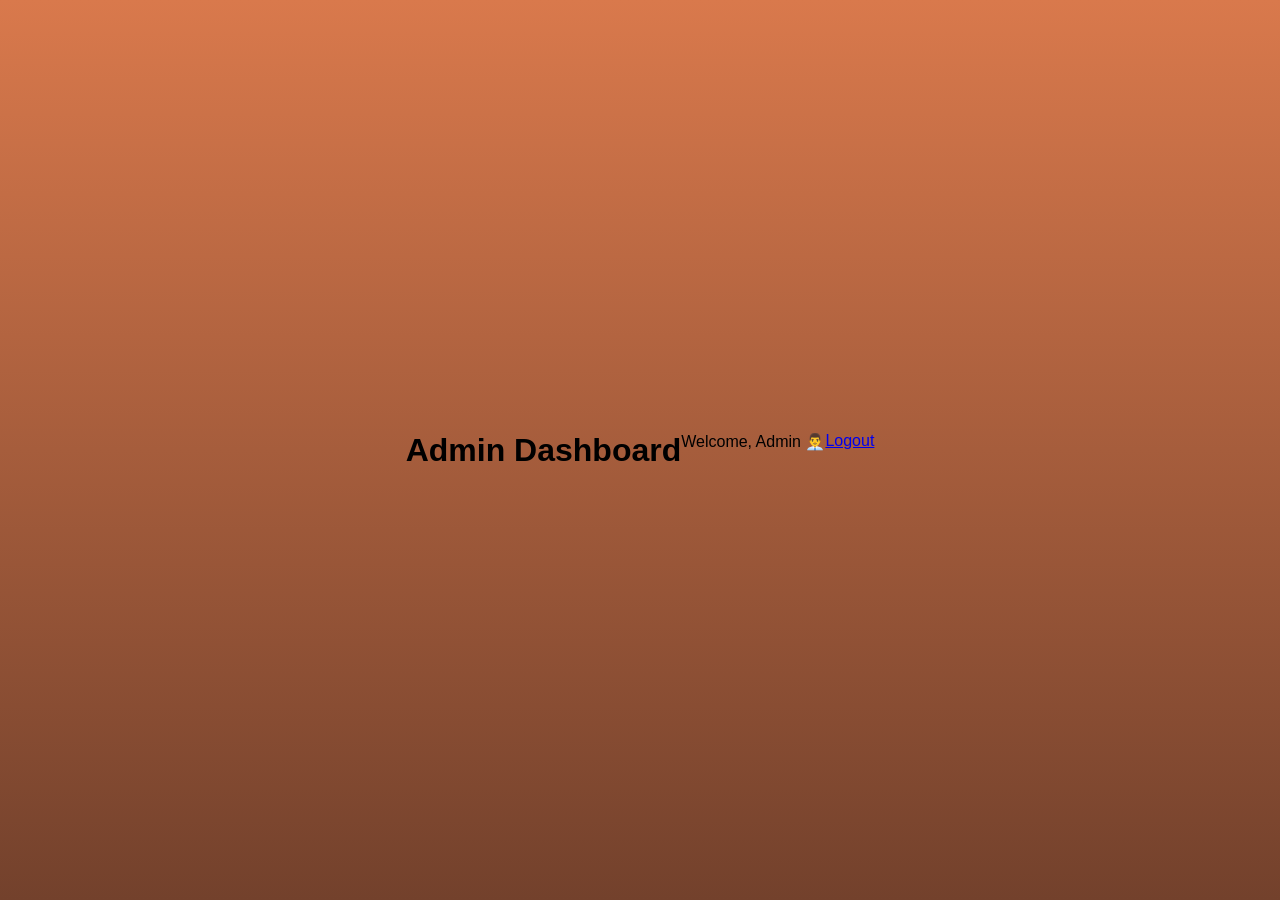
<file: frontend/pages/admin-dashboard.html>
<!DOCTYPE html>
<html lang="en">
<head>
    <meta charset="UTF-8">
    <title>Admin Dashboard</title>
    <link rel="stylesheet" href="../css/common.css">
</head>
<body>

    <div class="container">
        <h1>Admin Dashboard</h1>
        <p>Welcome, Admin 👨‍💼</p>

        <a href="login.html">Logout</a>
    </div>

</body>
</html>
</file>
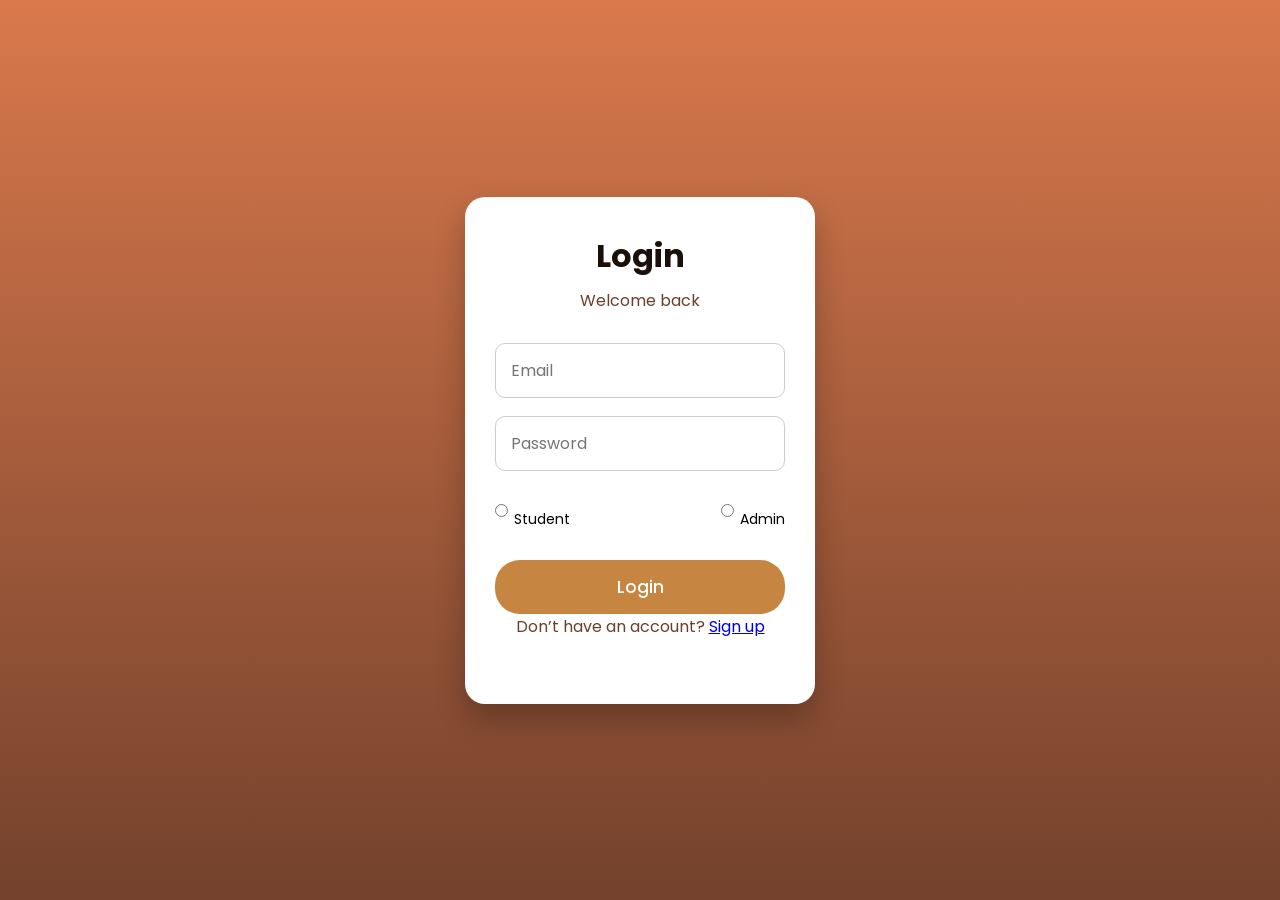
<file: frontend/pages/login.html>
<!DOCTYPE html>
<html lang="en">
<head>
    <meta charset="UTF-8">
    <title>Login</title>

    <!-- CSS FILES -->
    <link rel="stylesheet" href="../css/common.css">
    <link rel="stylesheet" href="../css/auth.css">

    <!-- GOOGLE FONT -->
    <link href="https://fonts.googleapis.com/css2?family=Poppins:wght@300;500;600&display=swap" rel="stylesheet">
</head>
<body>

    <div class="container">
        <div class="signup-card">

            <h1>Login</h1>
            <p>Welcome back</p>

            <form id="loginForm">

                <!-- EMAIL -->
                <input
                    type="email"
                    id="email"
                    placeholder="Email"
                    required
                >

                <!-- PASSWORD -->
                <input
                    type="password"
                    id="password"
                    placeholder="Password"
                    required
                >

                <!-- ROLE SELECTION -->
                <div class="role-select">
                    <label>
                        <input type="radio" name="role" value="student">
                        Student
                    </label>

                    <label>
                        <input type="radio" name="role" value="admin">
                        Admin
                    </label>
                </div>

                <!-- LOGIN BUTTON -->
                <button type="submit" class="btn">Login</button>
            </form>

            <!-- SIGNUP LINK -->
            <p class="auth-link">
                Don’t have an account?
                <a href="signup.html">Sign up</a>
            </p>

        </div>
    </div>

    
</body>
</html>
</file>
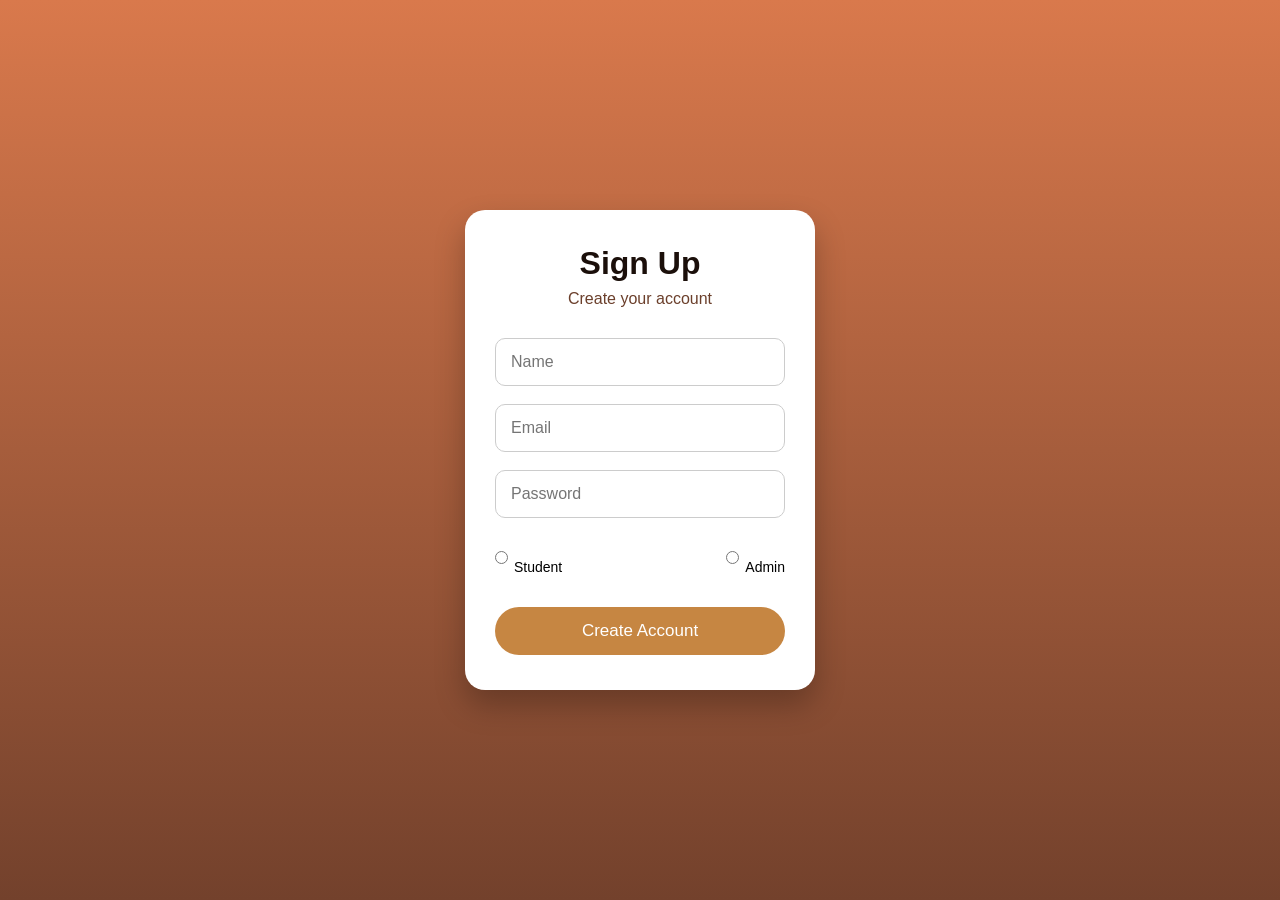
<file: frontend/pages/signup.html>
<!DOCTYPE html>
<html lang="en">
<head>
    <meta charset="UTF-8">
    <title>Signup</title>

    <!-- COMMON + AUTH CSS -->
    <link rel="stylesheet" href="../css/common.css">
    <link rel="stylesheet" href="../css/auth.css">
</head>
<body>

    <div class="container">
        <div class="signup-card">

            <h1>Sign Up</h1>
            <p>Create your account</p>

            <form>

                <input type="text" placeholder="Name" required>
                <input type="email" placeholder="Email" required>
                <input type="password" placeholder="Password" required>

                <!-- Role Selection -->
                <div class="role-select">
                    <label>
                        <input type="radio" name="role" value="student" required>
                        Student
                    </label>

                    <label>
                        <input type="radio" name="role" value="admin">
                        Admin
                    </label>
                </div>

                <button class="btn">Create Account</button>
            </form>




        </div>
    </div>

</body>
</html>
</file>
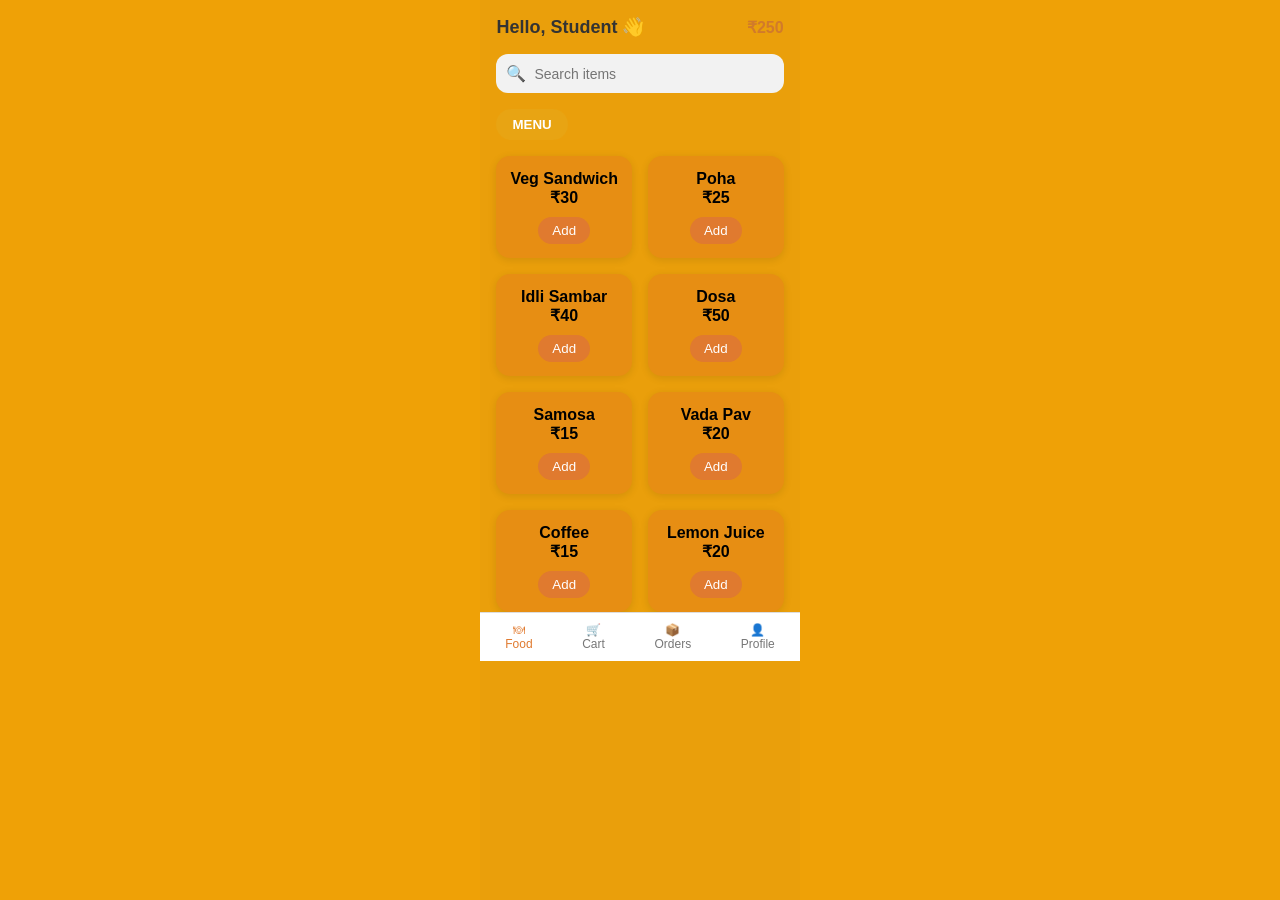
<file: frontend/pages/student-dashboard.html>
<!DOCTYPE html>
<html lang="en">
<head>
    <meta charset="UTF-8">
    <title>Student Dashboard</title>

    <link rel="stylesheet" href="../css/common.css">
    <link rel="stylesheet" href="../css/student.css">
</head>
<body>

<body>

<div class="mobile-container">

  <!-- Header -->
  <div class="header">
    <h2>Hello, Student 👋</h2>
    <p class="balance">₹250</p>
  </div>

  <!-- Search -->
  <div class="search-wrapper">
    <span class="search-icon">🔍</span>
    <input type="text" class="search-box" placeholder="Search items">
  </div>

  <!-- MENU CAPSULE -->
  <div class="menu-capsule">
    <button>MENU</button>
  </div>

  <!-- FOOD ITEMS -->
  <div class="food-grid">

    <div class="food-card">
      <h4>Veg Sandwich</h4>
      <p>₹30</p>
      <button class="add-btn">Add</button>
    </div>

    <div class="food-card">
      <h4>Poha</h4>
      <p>₹25</p>
      <button class="add-btn">Add</button>
    </div>

    <div class="food-card">
      <h4>Idli Sambar</h4>
      <p>₹40</p>
      <button class="add-btn">Add</button>
    </div>

    <div class="food-card">
      <h4>Dosa</h4>
      <p>₹50</p>
      <button class="add-btn">Add</button>
    </div>

    <div class="food-card">
      <h4>Samosa</h4>
      <p>₹15</p>
      <button class="add-btn">Add</button>
    </div>

    <div class="food-card">
      <h4>Vada Pav</h4>
      <p>₹20</p>
      <button class="add-btn">Add</button>
    </div>

    <div class="food-card">
      <h4>Coffee</h4>
      <p>₹15</p>
      <button class="add-btn">Add</button>
    </div>

    <div class="food-card">
      <h4>Lemon Juice</h4>
      <p>₹20</p>
      <button class="add-btn">Add</button>
    </div>

  </div>

  <!-- Bottom Navbar -->
  <nav class="bottom-nav">
    <a href="student-dashboard.html" class="active">🍽<br>Food</a>
    <a href="cart.html">🛒<br>Cart</a>
    <a href="orders.html">📦<br>Orders</a>
    <a href="profile.html">👤<br>Profile</a>
  </nav>

</div>

</body>

</body>
</html>
</file>
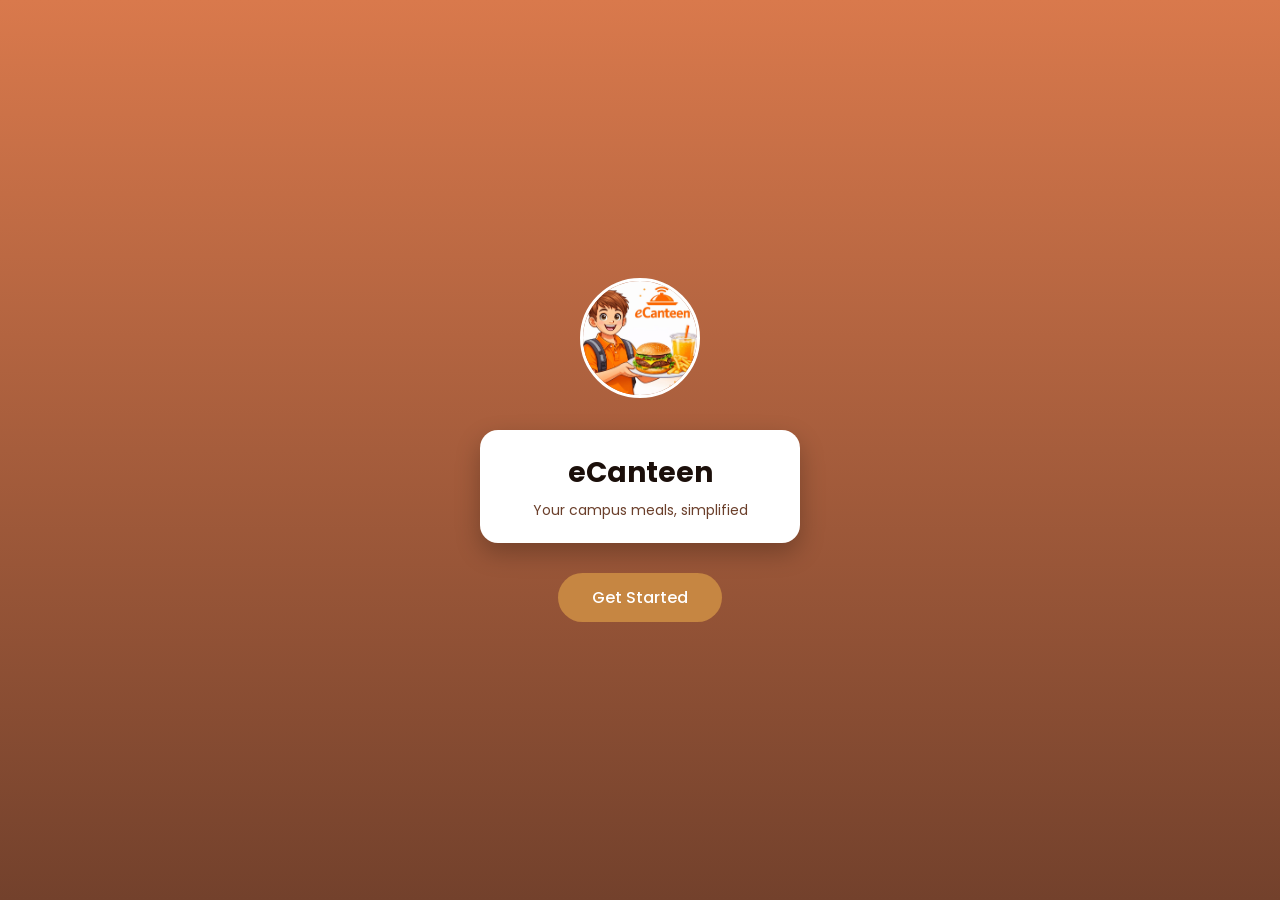
<file: frontend/pages/welcome.html>
<!DOCTYPE html>
<html lang="en">
<head>
    <meta charset="UTF-8">
    <title>eCanteen</title>

    <!-- COMMON + AUTH CSS -->
    <link rel="stylesheet" href="../css/common.css">
    <link rel="stylesheet" href="../css/auth.css">

    <!-- GOOGLE FONT -->
    <link href="https://fonts.googleapis.com/css2?family=Poppins:wght@300;500;600&display=swap" rel="stylesheet">
</head>
<body>

    <div class="container">
        <div class="card">

            <!-- LOGO -->
            <img src="logo.png" class="logo" alt="App Logo">

            <!-- WHITE CARD -->
            <div class="white-card">
                <h1>eCanteen</h1>
                <p>Your campus meals, simplified</p>
            </div>

            <!-- BUTTON -->
            <a href="login.html" class="btn">Get Started</a>


        </div>
    </div>

</body>
</html>
</file>
<file: frontend/css/common.css>
* {
    margin: 0;
    padding: 0;
    box-sizing: border-box;
    font-family: 'Poppins', sans-serif;
}

body {
    height: 100vh;
    background: linear-gradient(to bottom, #d9794c, #73412c);
    display: flex;
    justify-content: center;
    align-items: center;
}

.container {
    width: 100%;
    display: flex;
    justify-content: center;
}

/* BUTTON (USED EVERYWHERE) */
.btn {
    display: inline-block;
    padding: 12px 34px;
    background-color: #c68642;
    color: white;
    text-decoration: none;
    border-radius: 25px;
    font-weight: 500;
    transition: 0.3s;
    border: none;
    cursor: pointer;
}

.btn:hover {
    background-color: #a86a33;
}
</file>
<file: frontend/css/auth.css>
/* WELCOME CARD */
.card {
    width: 320px;
    text-align: center;
}

/* LOGO */
.logo {
    width: 120px;
    height: 120px;
    border-radius: 50%;
    object-fit: cover;
    margin-bottom: 25px;
    border: 3px solid white;
}

/* WHITE INFO CARD */
.white-card {
    background-color: #ffffff;
    padding: 22px;
    border-radius: 18px;
    margin-bottom: 30px;
    box-shadow: 0 10px 25px rgba(0,0,0,0.25);
}

.white-card h1 {
    color: #1b0f0a;
    font-size: 28px;
    margin-bottom: 6px;
}

.white-card p {
    color: #6b3f2b;
    font-size: 14px;
}

/* SIGNUP CARD */
.signup-card {
    background-color: #ffffff;
    width: 350px;
    padding: 35px 30px;
    border-radius: 20px;
    text-align: center;
    box-shadow: 0 15px 30px rgba(0,0,0,0.25);
}

.signup-card h1 {
    font-size: 32px;
    color: #1b0f0a;
    margin-bottom: 8px;
}

.signup-card p {
    font-size: 16px;
    color: #6b3f2b;
    margin-bottom: 30px;
}

.signup-card input {
    width: 100%;
    padding: 14px 15px;
    font-size: 16px;
    border-radius: 10px;
    border: 1px solid #ccc;
    margin-bottom: 18px;
    outline: none;
}

.signup-card input:focus {
    border-color: #c68642;
}

.signup-card .btn {
    width: 100%;
    padding: 14px;
    font-size: 17px;
    margin-top: 10px;
}
.role-select {
    display: flex;
    justify-content: space-between;
    margin: 15px 0;
    font-size: 14px;
}

.role-select label {
    display: flex;
    align-items: center;
    gap: 6px;
    cursor: pointer;
}
</file>
<file: frontend/css/student.css>
/* RESET */
* {
  box-sizing: border-box;
  margin: 0;
  padding: 0;
  font-family: Arial, sans-serif;
}

body {
  background: hsl(40, 95%, 48%);
}

/* MOBILE CONTAINER */
.mobile-container {
  max-width: 390px;
  margin: auto;
  background: hwb(11 43% 53% / 0.043);
  min-height: 100vh;
  padding-bottom: 80px; /* space for bottom nav */
}

/* HEADER */
.header {
  display: flex;
  justify-content: space-between;
  align-items: center;
  padding: 16px;
}

.header h2 {
  font-size: 18px;
  color: #333;
}

.balance {
  font-weight: bold;
  color: #d17a2b;
}

/* SEARCH */
.search-wrapper {
  display: flex;
  align-items: center;
  margin: 0 16px 16px;
  background: #f2f2f2;
  border-radius: 12px;
  padding: 10px;
}

.search-icon {
  margin-right: 8px;
}

.search-box {
  border: none;
  outline: none;
  background: transparent;
  width: 100%;
  font-size: 14px;
}

/* MENU CAPSULE */
.menu-capsule {
  margin: 0 16px 16px;
}

.menu-capsule button {
  background: #e8a413;
  color: #fff;
  border: none;
  padding: 8px 16px;
  border-radius: 20px;
  font-weight: bold;
}

/* FOOD GRID */
.food-grid {
  display: grid;
  grid-template-columns: repeat(2, 1fr);
  gap: 16px;
  padding: 0 16px;
}

/* FOOD CARD */
.food-card {
  background: #e78e13;
  border-radius: 14px;
  padding: 14px;
  box-shadow: 0 2px 8px rgba(0,0,0,0.1);
  text-align: center;
}

.bottom-nav {
  position: sticky;
  bottom: 0;
  background: #fff;
  display: flex;
  justify-content: space-around;
  border-top: 1px solid #ddd;
  padding: 10px 0;
}

.food-card p {
  font-weight: bold;
  margin-bottom: 10px;
}

.add-btn {
  background: #e07a2f;
  border: none;
  color: #fff;
  padding: 6px 14px;
  border-radius: 20px;
  cursor: pointer;
}

/* BOTTOM NAV */


.bottom-nav a {
  text-decoration: none;
  color: #777;
  font-size: 12px;
  text-align: center;
}

.bottom-nav a.active {
  color: #e07a2f;
}
</file>
